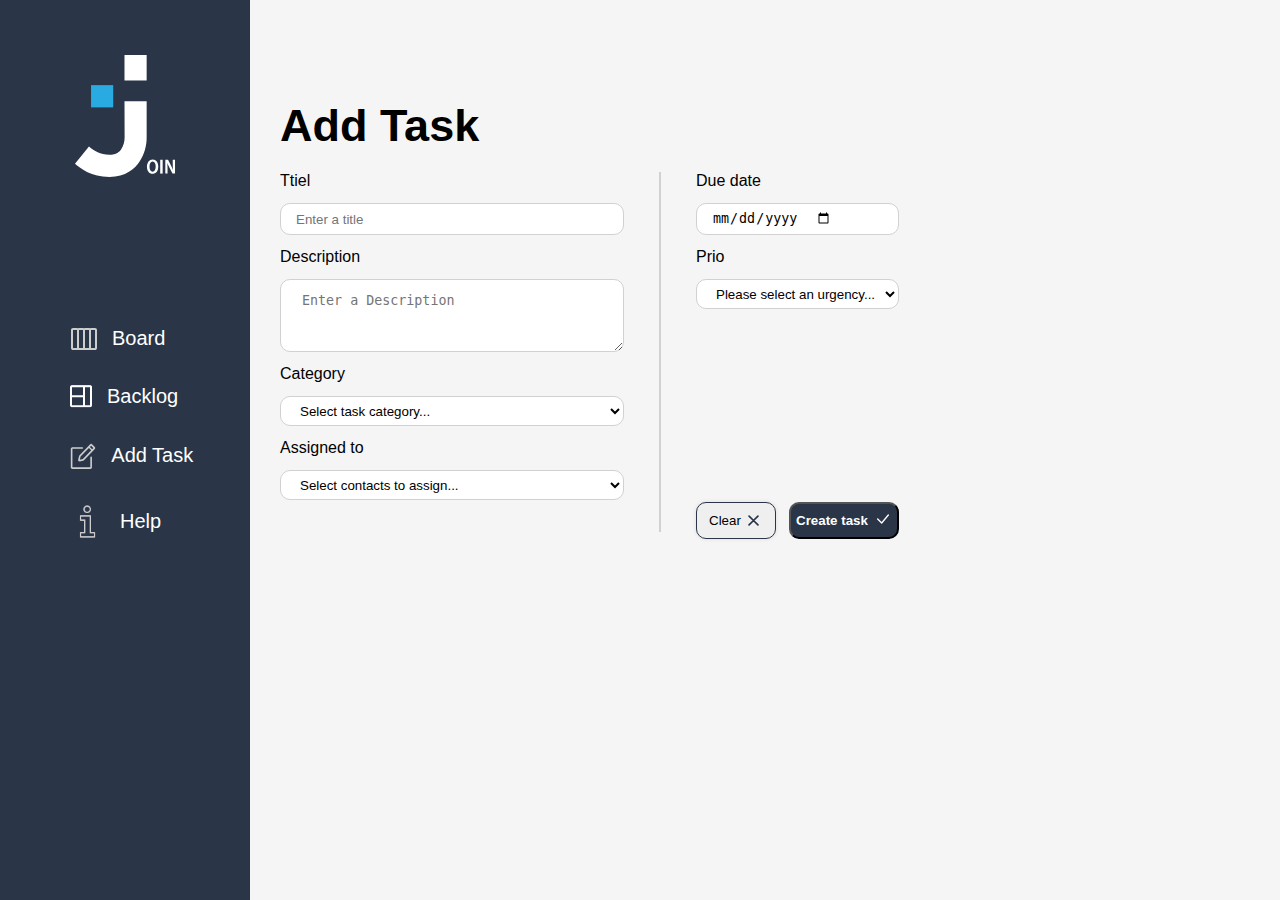
<file: html/addtask.html>
<!DOCTYPE html>
<html lang="en">
  <head>
    <meta charset="UTF-8" />
    <meta http-equiv="X-UA-Compatible" content="IE=edge" />
    <meta name="viewport" content="width=device-width, initial-scale=1.0" />
    <title>JoinKanban</title>
    <!-- ICON TO BROWSER TAB -->
    <link rel="shortcut icon" href="../img/joinlogo.png" />
    <!-- CSS -->
    <link rel="stylesheet" href="../css/addtask.css" />
    <link rel="stylesheet" href="../css/sidebarcss.css" />
    <link rel="stylesheet" href="../css/main.css" />
    <link rel="stylesheet" href="../css/new-addtask.css" />
    <!-- FONT -->
    

    <!-- JS -->
    <script src="../js/sidebar.js"></script>
    <!-- Backend -->
    <script src="../js/mini_backend.js"></script>
    <script src="../js/script.js"></script>
    <!-- extra file for clarity -->
  </head>

  <body id="id-body" onload="init()">
    <div class="alert-container"> 
      <div id="alert" class="alert">YOUR TASK HAS BEEN ADDED</div>
    </div>

    <div class="side-box" w3-include-html="sidebar.html"></div>
    <!-- 
    <img
      onclick="sidebarFullscreen()"
      id="id-sidebarFullscreen"
      class="img-sidebarBtn"
      style="pos v ition: fixed; top: 0; right: 0"
      src="../img/sidebarBtn.png"
    /> -->

    <div class="main-content">
      <div class="margin">
        <div class="title-container">
          <h1>Add Task</h1>
        </div>

        <!-- Form -->

        <form onsubmit="createTask(); return false;">
          <div class="form-container">
            <div class="left-form">
              <label class="labels" for="title">Ttiel</label>
              <input placeholder="Enter a title" type="text" id="id-title" />
              <div class="column">
                <label class="labels pb" for="description">Description</label>
                <textarea
                  class=""
                  placeholder="Enter a Description"
                  type="text"
                  id="id-description"
                ></textarea>
              </div>
              <label for="category">Category</label>
              <select id="id-category" required>
                <option hidden selected value="">
                  Select task category...
                </option>
              </select>
              <label>Assigned to</label>
            <select id="id-assignment" required>
              <option hidden selected value="">
                Select contacts to assign...
              </option>
            </select>
          </div>
          <div class="middle-line"></div>
          <div class="right-form">
            <label class="labels" for="date">Due date</label>
            <input id="id-date" type="date" />
            <label class="labels" for="Prio">Prio</label>
            <div class="input-container">
              <select id="id-urgency" required>
                <option hidden selected value="">
                  Please select an urgency...
                </option>
                <option>Low</option>
                <option>Middle</option>
                <option>High</option>
              </select>
            </div>
            <div class="button-container">
              <div class="input-container">
                <img class="icon cross-icon" src="../img/addtask/cross.svg" />
                <button id="clear-btn" class="clear">Clear</button>
              </div>
              <div class="input-container">
                <img class="icon arrow-icon" src="../img/addtask/arrow.svg" />
                <button id="create-btn" class="createtask">Create task</button>
              </div>
            </div>
          </div>
        </form>
      </div>
      <div class="shadow-box"></div>
    </div>
    <script src="../js/addtask.js"></script>
  </body>
</html>
</file>
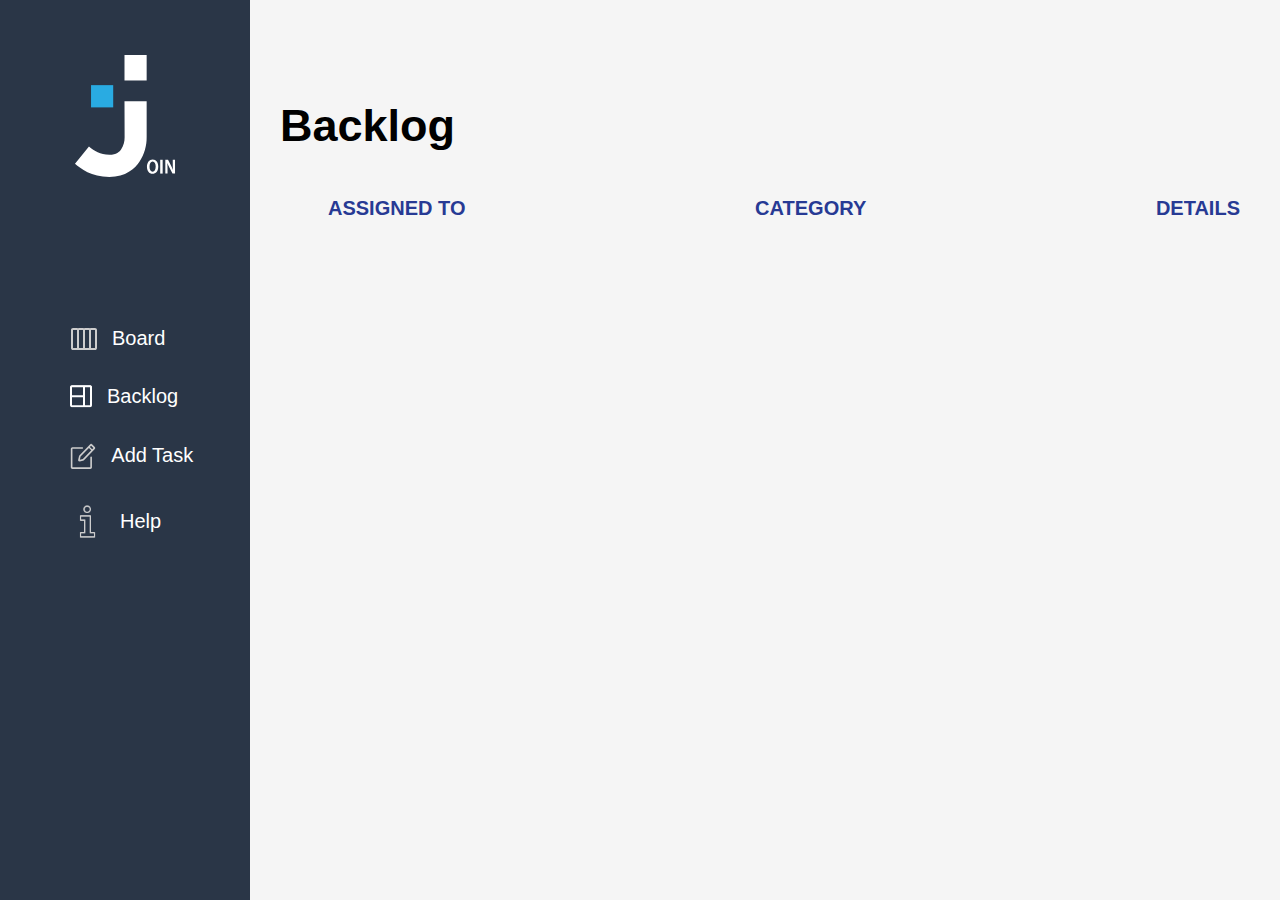
<file: html/backlog.html>
<!DOCTYPE html>
<html lang="en">
  <head>
    <meta charset="UTF-8" />
    <meta http-equiv="X-UA-Compatible" content="IE=edge" />
    <meta name="viewport" content="width=device-width, initial-scale=1.0" />
    <title>JoinKanban</title>

    <!-- ICON TO BROWSER TAB -->
    <link rel="shortcut icon" href="../img/joinlogo.png" />
    <!-- CSS -->
    <link rel="stylesheet" href="../css/sidebarcss.css" />
    <link rel="stylesheet" href="../css/backlog.css" />
    <link rel="stylesheet" href="../css/main.css" />
    <!-- FONT -->


    <!-- Backend -->
    <script src="../js/mini_backend.js"></script>
    <script src="../js/script.js"></script>
    <!-- extra file for clarity -->
    <!-- JS -->
    <script src="../js/sidebar.js"></script>
  </head>

  <body id="id-body" onload="init()">
    <div class="side-box" w3-include-html="../html/sidebar.html"></div>

    <div class="background-container" id="background-container">
      <div class="info-box" id="info-box"></div>
    </div>  
    <div class="main-content">
      
      <div class="backlog">
        <h1>Backlog</h1>
        <div class="log" id="history-logs">
          <div class="details">
            <p class="detail">ASSIGNED TO</p>
            <p class="detail">CATEGORY</p>
            <p class="detail">DETAILS</p>
          </div>
          <div class="taskRow" id="taskRow"></div>
        </div>
      </div>
    </div>
    <div class="shadow-box"></div>

  </div>

    <div id="alert" class="alert d-none">YOUR TASK HAS BEEN ADDED</div>

    <script src="../js/backlog.js"></script>
  </body>
</html>
</file>
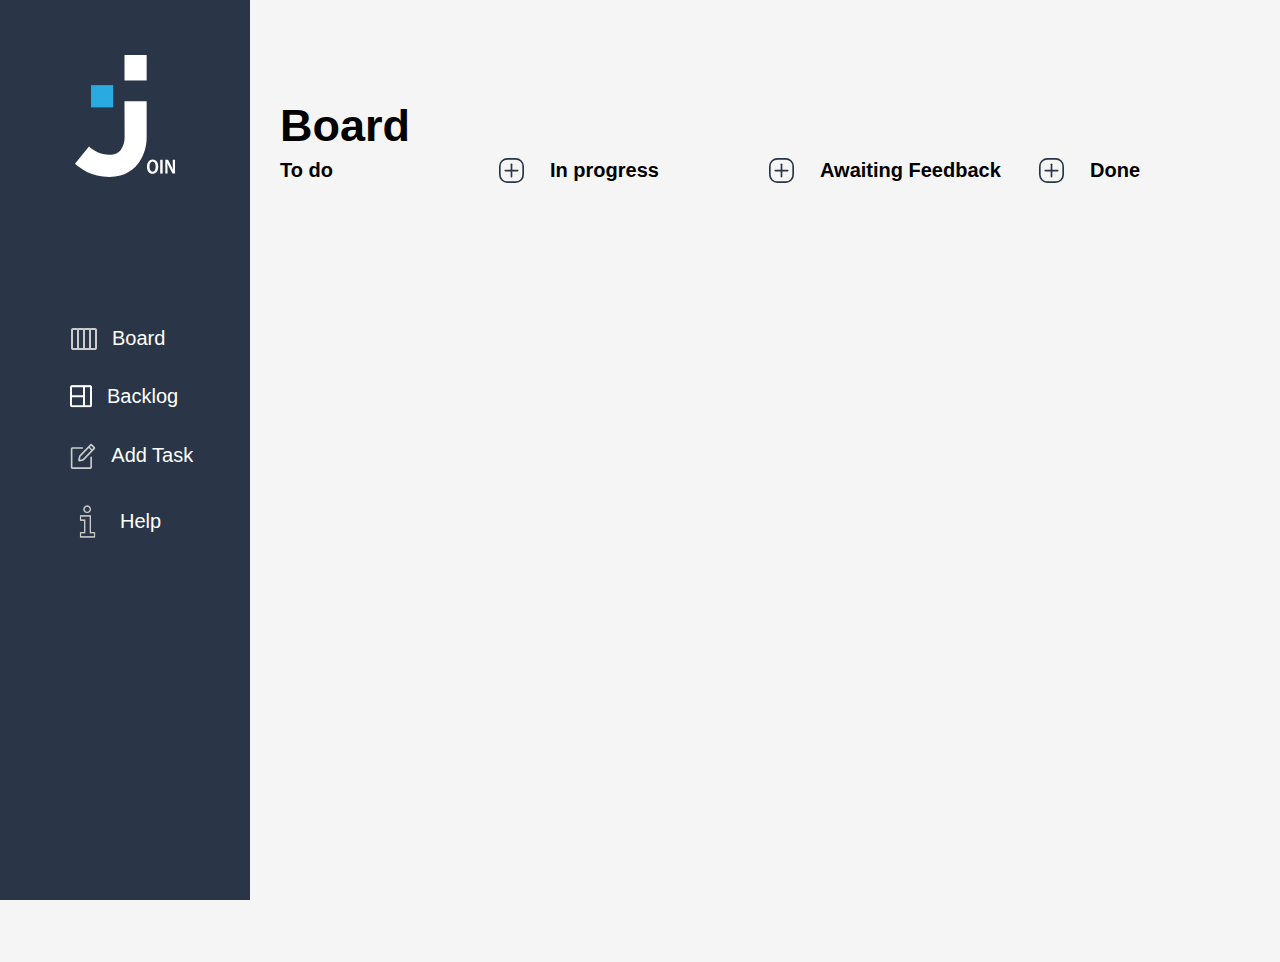
<file: html/board.html>
<!DOCTYPE html>
<html lang="en">
<head>
    <meta charset="UTF-8">
    <meta http-equiv="X-UA-Compatible" content="IE=edge">
    <meta name="viewport" content="width=device-width, initial-scale=1.0">
    <title>JoinKanban</title>
    <!-- ICON TO BROWSER TAB -->
    <link rel="shortcut icon" href="../img/joinlogo.png">
    <!-- CSS -->
    <link rel="stylesheet" href="../css/sidebarcss.css">
    <link rel="stylesheet" href="../css/board.css">
    <link rel="stylesheet" href="../css/main.css">
    <link rel="stylesheet" href="../css/new-addtask.css">
    <!-- FONT -->
    <!-- JS -->
    <script src="../js/sidebar.js"></script>
    <script src="../js/board.js"></script>
    <!-- Backend -->
    <script src="../js/mini_backend.js"></script>
    <script src="../js/script.js"></script>
</head>
<body id="id-body" onload="init()">
    <div class="side-box" w3-include-html="sidebar.html"></div>
<div class="main-content">
    <div class="title-containers">
        <h1>Board</h1>
    </div>
        <div class="flex-container">
            <div class="task-area">
                <div class="category-container">
                   <p class="category-title">To do</p>
                </p>
                <button onclick="openNewTask()"
                id="task-btn" class="add-btn"><img class="add-btn-img" src="../img/board/plus icon.svg"></button> 
                </div>
                <div class="div-ticket" id="boardColumnToDo" ondrop="moveTo('todo')" ontouchstart="allowDrop(event)"
                    ondragover="allowDrop(event)"> </div>
            </div>
            <!-- IN PROGRESS -->
            <div class="task-area">
                <div class="category-container">
                    <p class="category-title">
                        In progress
                    </p>
                </p>
                <button id="task-btn"  onclick="openNewTask()" class="add-btn"><img class="add-btn-img" src="../img/board/plus icon.svg" alt=""></button>
                </div>
                <div class="div-ticket" id="boardColumnInProgress" ondrop="moveTo('inProgress')"
                    ondragover="allowDrop(event)" ontouchstart="allowDrop(event)"></div>
            </div>
            <!-- CODE REVIEW -->
            <div class="task-area">
                <div class="category-container">
                  <p class="category-title">
                      Awaiting Feedback
                </p>
                <button  id="task-btn" onclick="openNewTask()" class="add-btn"><img class="add-btn-img" src="../img/board/plus icon.svg" alt=""></button>
            </div>
                <div class="div-ticket" id="boardColumnCodeReview" ontouchstart="allowDrop(event)"
                    ondrop="moveTo('codeReview')" ondragover="allowDrop(event)"></div>
            </div>
            <!-- DONE -->
            <div class="task-area">
                <div class="category-container">
                   <p class="category-title">
                    Done
                   </p> 
                </p>
                <button id="task-btn" onclick="openNewTask()" class="add-btn"><img class="add-btn-img" src="../img/board/plus icon.svg" alt=""></button>
                </div>
                <div class="div-ticket" id="boardColumnDone" ontouchstart="allowDrop(event)" ondrop="moveTo('done')"
                    ondragover="allowDrop(event)"></div>
            </div>
        </div>
        <div class="shadow-box"></div>

    </div>
    <div id="popup" style="display: none;">
        <div class="popup-container" id="info-box" class="div-scrollbox">
            <button class="close-btn-board" onclick="closePopup()">X</button>
        </div>
    </div>
    </div>
    </div>
</div>
   
</body>

</html>
<!-- 






<div class="button-container">
    <div class="arrow-containers">
        <img onclick="moveTaskBack(${element.id})" class="move-right-img mirror" src="../img/icons8-arrow-26.png">
            <img onclick="moveTaskToNextStage(${element.id})" class="move-right-img" src="../img/icons8-arrow-26.png">
            </div>
            <img onclick="deleteTask(${element.id})" class="close-img" src="../img/icons8-close-30 (2).png">
            </div>
            <table draggable="true" ondragstart="startDragging(${element['id']})" 
                onclick="openPopup(${element['id']})" class="task-board">
                <tr>
                    <td>Title:</td>
                    <td>${element.title}</td>
                </tr>
                <tr>
                    <td>Due to:</td>
                    <td>${element.date}</td>
                </tr>
                <tr>
                    <td>Assigned to:</td>
                    <td>${element.assignment}</td>
                </tr>
            </table> -->
</file>
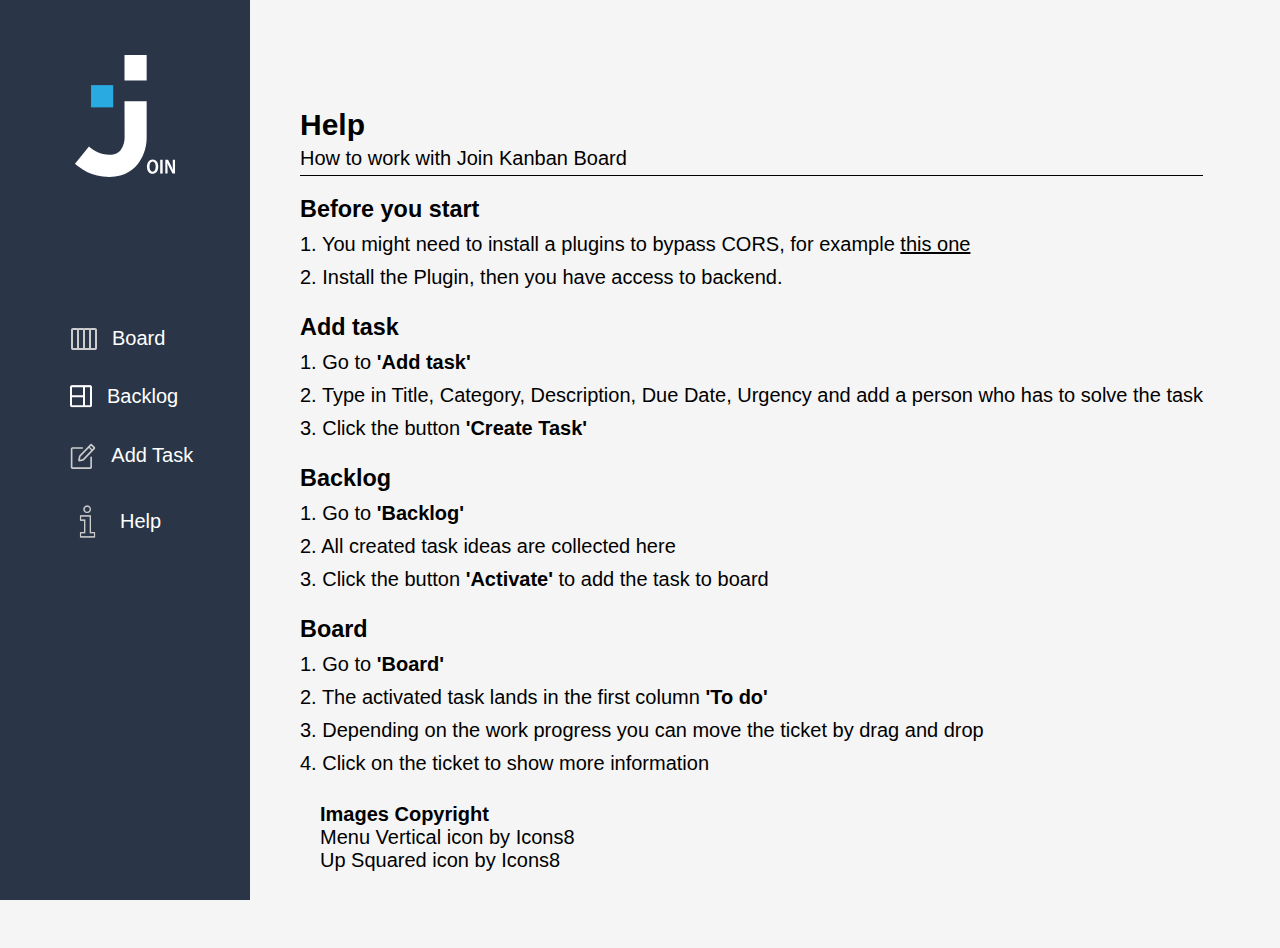
<file: html/help.html>
<!DOCTYPE html>
<html lang="en">

<head>
    <meta charset="UTF-8">
    <meta http-equiv="X-UA-Compatible" content="IE=edge">
    <meta name="viewport" content="width=device-width, initial-scale=1.0">
    <title>JoinKanban</title>
    <!-- ICON TO BROWSER TAB -->
    <link rel="shortcut icon" href="../img/joinlogo.png">
    <!-- CSS -->
    <link rel="stylesheet" href="../css/sidebarcss.css">
    <link rel="stylesheet" href="../css/help.css">
    <link rel="stylesheet" href="../css/main.css">
    <!-- JS -->
    <script src="../js/help.js"></script>
    <script src="../js/sidebar.js"></script>
    <!-- Backend -->
    <script src="../js/mini_backend.js"></script>
    <script src="../js/script.js"></script> <!-- extra file for clarity -->
</head>

<body id="id-body" onload="includeHTML(), init()">
    <div class="side-box" w3-include-html="sidebar.html"></div>
    <div class="main-content">

 
   
    <div class="div-position">
    <div class="background-container">

        <div style="display: flex; flex-direction: column; border-bottom: 1px solid black;">
            <b class="font-help">Help</b>
            <p>How to work with Join Kanban Board</p>
        </div>
        <div style="display: flex; flex-direction: column;">
            <h3>Before you start</h2>
                <p>1. You might need to install a plugins to bypass CORS, for example <a
                        style="text-decoration: underline; color: black;"
                        href="https://chrome.google.com/webstore/detail/allow-cors-access-control/lhobafahddgcelffkeicbaginigeejlf">this
                        one</a></p>
                <p>2. Install the Plugin, then you have access to backend.</p>
        </div>
        <div style="display: flex; flex-direction: column;">
            <h3>Add task</h2>
                <p>1. Go to <b>'Add task'</b></p>
                <p>2. Type in Title, Category, Description, Due Date, Urgency and add a person who has to solve the task
                </p>
                <p>3. Click the button <b>'Create Task'</b></p>
        </div>
        <div style="display: flex; flex-direction: column;">
            <h3>Backlog</h2>
                <p>1. Go to <b>'Backlog'</b></p>
                <p>2. All created task ideas are collected here</p>
                <p>3. Click the button <b>'Activate'</b> to add the task to board</p>
        </div>
        <div style="display: flex; flex-direction: column;">
            <h3>Board</h2>
                <p>1. Go to <b>'Board'</b></p>
                <p>2. The activated task lands in the first column <b>'To do'</b></p>
                <p>3. Depending on the work progress you can move the ticket by drag and drop</p>
                <p>4. Click on the ticket to show more information</p>
        </div>

        <br>
        <div style="padding: 0px 20px">
            <strong>Images Copyright</strong><br>
            <a class="black" target="_blank" href="https://icons8.com/icon/83268/menu-vertical">Menu Vertical</a> icon
            by <a class="black" target="_blank" href="https://icons8.com">Icons8</a>
            <br>
            <a class="black" target="_blank" href="https://icons8.com/icon/7u9JCGRXVSyG/up-squared">Up Squared</a> icon
            by <a class="black" target="_blank" href="https://icons8.com">Icons8</a>
        </div>
        <br>
        <br>

        <img id="id-scrollToTop" onclick="scrollToTop()" class="img-arrowToTop d-none" src="../img/arrowTop.png">

        <a class="link-imprint" href="../html/imprint.html">Imprint</a>
    </div>
    
    <div class="shadow-box"></div>
</div>
</div>
</body>

</html>
</file>
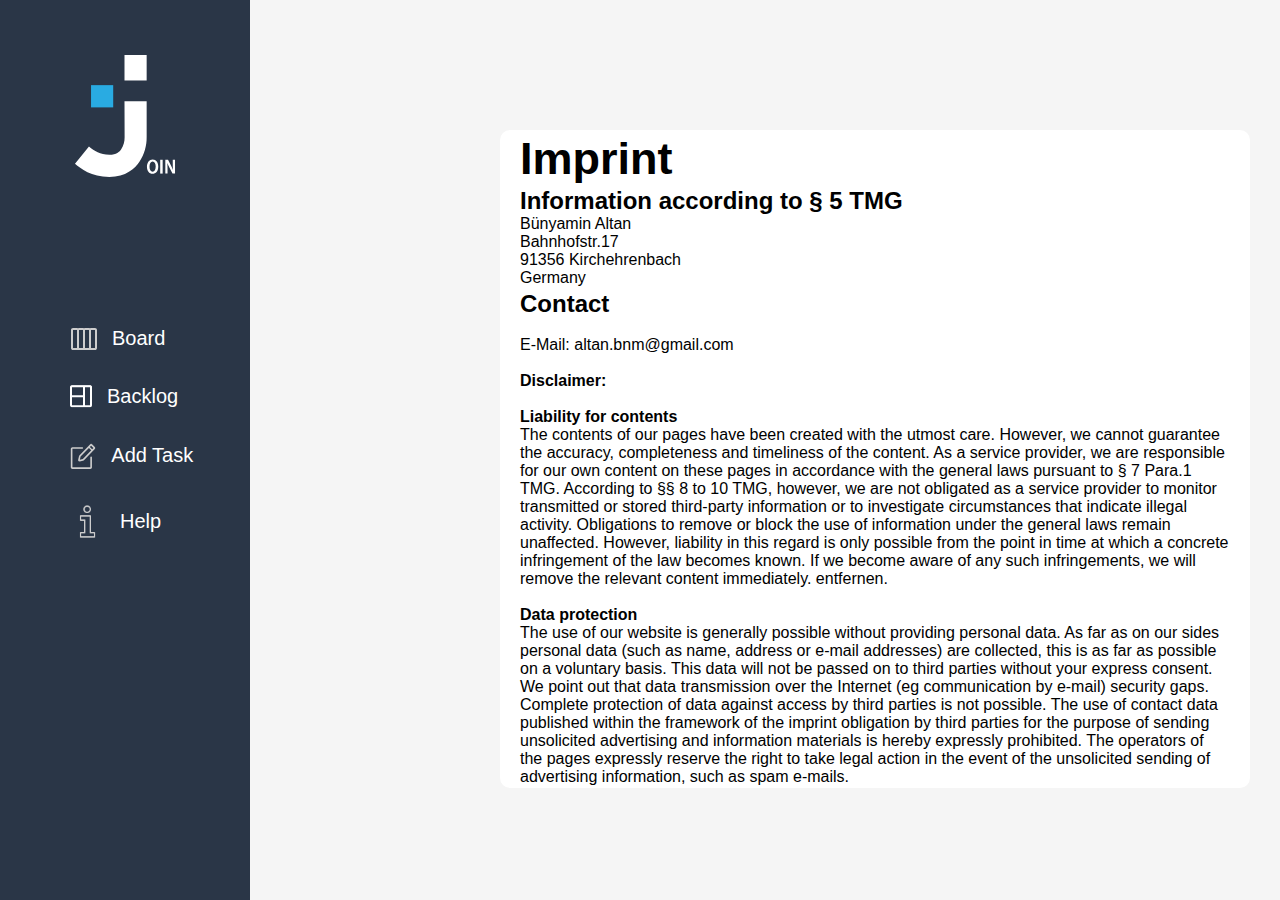
<file: html/imprint.html>
<!DOCTYPE html>
<html lang="en">
  <head>
    <meta charset="UTF-8" />
    <meta http-equiv="X-UA-Compatible" content="IE=edge" />
    <meta name="viewport" content="width=device-width, initial-scale=1.0" />
    <title>JoinKanban</title>
    <!-- ICON TO BROWSER TAB -->
    <link rel="shortcut icon" href="../img/joinlogo.png" />
    <!-- CSS -->
    <link rel="stylesheet" href="../css/sidebarcss.css" />
    <link rel="stylesheet" href="../css/imprint.css" />
    <link rel="stylesheet" href="../css/main.css" />
    <!-- JS -->
    <script src="../js/sidebar.js"></script>
    <script src="../js/imprint.js"></script>
    <!-- FONT 'PT SANS' -->
  </head>

  <body id="id-body" onload="includeHTML(), init()">
    <div class="side-box" w3-include-html="sidebar.html"></div>

    <div class="main-content">
      <div class="div-position">
        <div
          style="
            background-color: #fff;
            border-radius: 10px;
            padding: 2.5px 20px;
          "
        >
          <h1>Imprint</h1>

          <h2>Information according to § 5 TMG</h2>
          <p>
            Bünyamin Altan<br />
            Bahnhofstr.17<br />
            91356 Kirchehrenbach<br />
            Germany
          </p>

          <h2>Contact</h2>
          <p style="word-break: break-all">
            <br />
            E-Mail: altan.bnm@gmail.com
          </p>

          <br />
          <p>
            <strong>Disclaimer: </strong><br /><br /><strong
              >Liability for contents</strong
            ><br />
            The contents of our pages have been created with the utmost care.
            However, we cannot guarantee the accuracy, completeness and
            timeliness of the content. As a service provider, we are responsible
            for our own content on these pages in accordance with the general
            laws pursuant to § 7 Para.1 TMG. According to §§ 8 to 10 TMG,
            however, we are not obligated as a service provider to monitor
            transmitted or stored third-party information or to investigate
            circumstances that indicate illegal activity. Obligations to remove
            or block the use of information under the general laws remain
            unaffected. However, liability in this regard is only possible from
            the point in time at which a concrete infringement of the law
            becomes known. If we become aware of any such infringements, we will
            remove the relevant content immediately. entfernen.<br /><br /><strong
              >Data protection</strong
            ><br />

            The use of our website is generally possible without providing
            personal data. As far as on our sides personal data (such as name,
            address or e-mail addresses) are collected, this is as far as
            possible on a voluntary basis. This data will not be passed on to
            third parties without your express consent. We point out that data
            transmission over the Internet (eg communication by e-mail) security
            gaps. Complete protection of data against access by third parties is
            not possible. The use of contact data published within the framework
            of the imprint obligation by third parties for the purpose of
            sending unsolicited advertising and information materials is hereby
            expressly prohibited. The operators of the pages expressly reserve
            the right to take legal action in the event of the unsolicited
            sending of advertising information, such as spam e-mails.<br />
          </p>
        </div>
      </div>
    </div>
    <div class="shadow-box"></div>
  </body>
</html>
</file>
<file: css/addtask.css>
* {
    margin: 0;
    padding: 0px;
}

body {
    font-family: 'Open Sans', sans-serif;
    font-family: 'PT Sans', sans-serif;
}

p {
    padding: 10px 0px;
}

td {
    padding: 5px 10px 5px 0px;
}

/* input {
    outline: none;
    width: 200px !important; */
/* } */

select {
    outline: none;
    width: 211px;
}

textarea {
    outline: none;
    width: 200px;
}

.title-container {
    padding-bottom: 20px;
    display: flex;
    justify-content: space-between;


}

.bold {
    font-weight: bold;
}

.active {
    background-color: white !important;
    color: black !important;
    right: -7px !important;
}

.color {
    color: #3634C9;
}

.div-column {
    display: flex;
    flex-direction: column;
}

.stop-scrolling {
    height: 100%;
    overflow: hidden;
}

.text-createTask {
    font-weight: bold;
    background-color: #3634C9;
    color: white;
    border-radius: 10px;
    padding: 10px;
    cursor: pointer;
    border: none;
}


.text-createTask:hover {
    opacity: 0.5;
}

.text-cancel {
    font-weight: bold;
    margin-right: 10px;
    cursor: pointer;
}

.text-cancel:hover {
    opacity: 0.5;
}

.img-profilePicture {
    border-radius: 100px;
    height: 60px;
    width: 60px;
    object-fit: cover;
    margin-right: 10px;
}

.img-add {
    cursor: pointer;
    margin: 10px;
    height: 30px;
    width: 30px;
}

.img-add:hover {
    filter: invert(0.25);
}

.div-fillIns {
    border-radius: 5px;
    border: solid rgb(160, 158, 158) 1px;
    padding: 5px;
    font-family: 'PT Sans', sans-serif;
}

.div-description {
    resize: none;
    border-radius: 5px;
    border: solid rgb(160, 158, 158) 1px;
    padding: 5px;
    font-family: 'PT Sans', sans-serif;
    width: 200px;
}

.div-background {
    background-color: #EBEDFC;
    padding: 10px 20px;
    border-radius: 10px;
    margin-bottom: 35px;
    position: relative;
}

.div-flex {
    display: flex;
}

.div-padding {
    padding: 0px 0px 0px 50px;
}

form {
    display: flex;
    justify-content: space-between;
}

.div-deleteUser {
    color: #C2C2C2;
    cursor: pointer;
    background-color: rgb(0, 0, 0, 0.0);
    border-radius: 10px;
    display: flex;
    justify-content: center;
    align-items: center;
    height: 30px;
}

.div-deleteUser:hover {
    background-color: #C2C2C2;
    color: black;
}

.div-position {
    padding: 0px 30px 0px 220px;
    margin-bottom: 35px;
}

.div-tbody {
    padding: 5px;
    border-radius: 5px;
    border: solid rgb(160, 158, 158) 1px;
}

.div-createOrCancel {
    display: flex;
    align-items: center;
    position: absolute;
    gap: 10px;
    bottom: 10px;
}

.alert {


    border-radius: 10px;
    font-weight: 600;
    display: flex;
    z-index: 41;
    background: var(--darkgray);
    color: white;
    padding: 7px;
    opacity: 0;
    border-radius: 10px;
    font-weight: 600;
    ;

}

.animate-alert {
    animation: alert 0.8s;
    animation-fill-mode: forwards
}

.alert-container {
    position: absolute;
    width: 100%;
    height: fit-content;
    display: flex;
    justify-content: center;
    align-items: center;
    z-index: 40;
    top: 10px;
}


.absolute {
    position: absolute;
    left: 50%;
    top: 10%;
    width: 100px;

}

.reverse-alert {
    animation: reverse-alert 0.3s linear;
}

@keyframes alert {

    0% {
        /* transform: translateX(0%) translateY(-100%); */
        opacity: 0;
    }

    20% {
        /* transform: translateX(0%) translateY(-50%); */
        opacity: 0.2;
    }

    40% {
        /* transform: translateX(0%) translateY(-50%); */
        opacity: 0.4;
    }

    60% {
        /* transform: translateX(0%) translateY(-50%); */
        opacity: 0.6;
    }

    80% {
        /* transform: translateX(0%) translateY(-50%); */
        opacity: 0.8;
    }

    100% {
        opacity: 1;

    }

}



@keyframes reverse-alert {

    0% {
        /* transform: translateX(0%) translateY(-100%); */
        opacity: 1;

    }

    20% {
        /* transform: translateX(0%) translateY(-50%); */
        opacity: 0.8;


    }

    40% {
        /* transform: translateX(0%) translateY(-50%); */

        opacity: 0.6;

    }

    60% {
        opacity: 0.4;

        /* transform: translateX(0%) translateY(-50%); */
    }

    80% {
        opacity: 0.2;

        /* transform: translateX(0%) translateY(-50%); */
    }

    100% {
        opacity: 0;

    }

}




@media(width : 1050px) {}





.main-content {
    position: relative;
}





@media (max-width: 850px) {
    .div-flex {
        display: flex;
        flex-direction: column;
    }

    .stop-scrolling {
        overflow: visible;
    }

    .div-background {
        margin-bottom: 35px;
    }

    .div-padding {
        padding: 0px 0px 0px 0px;
    }

    .div-position {
        padding: 0px;
        margin-bottom: 35px;
    }

    form {
        flex-direction: column;
        width: 100%;
    }

    .title-container {
        justify-content: center;
        text-align: center;
    }

    .div-createOrCancel {
        right: 0;
        bottom: 0;
    }

    .alert {
        left: 0;
    }
}

/* 
@media (max-width: 425px) {
    .div-createOrCancel {
        display: flex;
        align-items: center;
        justify-content: center;
        flex-direction: column-reverse;
        right: 19px;
        margin: 0;
    }

    .text-cancel {
        margin-right: 0px;
    }

    .div-padding {
        width: 100%;
    }

}

@media (max-width: 320px) {
    .div-tbody {
        display: flex;
    }
}

@media (max-height: 525px) {
    .div-position {
        padding: 10px 30px 0px 30px;
    }

    .text-cancel {
        margin-right: 0px;
    }

} */

.dot {
    width: 15px;
    height: 15px;
    background-color: #bbb;
    border-radius: 50%;
    display: inline-block;
    border: none;
}

.dot-container {
    display: flex;
    padding-top: 10px;
    gap: 8px;

}


/* Dropdown */


/* Dropdown Button */
.dropbtn {
    background-color: #3498DB;
    color: white;
    padding: 16px;
    font-size: 16px;
    border: none;
    cursor: pointer;
}

/* Dropdown button on hover & focus */
.dropbtn:hover, .dropbtn:focus {
    background-color: #2980B9;
}

/* The container <div> - needed to position the dropdown content */
.dropdown {
    position: relative;
    display: inline-block;
}

/* Dropdown Content (Hidden by Default) */
.dropdown-content {
    display: none;
    position: absolute;
    background-color: #f1f1f1;
    min-width: 160px;
    box-shadow: 0px 8px 16px 0px rgba(0, 0, 0, 0.2);
    z-index: 1;
}

/* Links inside the dropdown */
.dropdown-content a {
    color: black;
    padding: 12px 16px;
    text-decoration: none;
    display: block;
}

/* Change color of dropdown links on hover */
.dropdown-content a:hover {
    background-color: #ddd;
}

/* Show the dropdown menu (use JS to add this class to the .dropdown-content container when the user clicks on the dropdown button) */
.show {
    display: block;
}
</file>
<file: css/sidebarcss.css>
:root {
    --darkgray: #2A3647;
}

.sidebar {
    background-color: var(--darkgray);
    height: 100vh;
    width: 250px;
    position: relative;
}

.logo-container {
    display: flex;
    justify-content: center;
    padding-top: 55px;
}

.links {
    display: flex;
    justify-content: center;
    flex-direction: column;
    align-items: center;
    font-size: 20px;
    gap: 35px;
    padding-top: 150px;
}

.link-container {
    display: flex;
    width: calc(250px - 15px);
    gap: 15px;
    padding-left: 125px;
    align-items: center;
}


a {
    text-decoration: none;
    color: #FFFFFF;
}

.link-icon {
    height: 25px;
}

table {
    width: 100%;
    display: flex;
    justify-content: center;
}

tr {
    display: flex;
    align-items: center;
    cursor: pointer;
}

th {
    padding-top: 25px;
    padding-left: 12px;
}



.legal-notice {
    position: absolute;
    bottom: 50px;
    left: 55px;
    display: flex;
    gap: 15px;
}


header {
    position: absolute;
    top: 0;
    left: 0;
    margin-left: 250px;
    box-shadow: 0px 4px 4px rgba(0, 0, 0, 0.1);
    width: calc(100% - 250px);
    height: 60px;
    z-index: 1;
}

.header {
    display: flex;
    align-items: center;
    justify-content: space-between;
    width: 100%;
    height: 100%;
}

.profil-img {
    height: 40px;
    background-position: 40px;
    border-radius: 100%;
    border-radius: 2px solid var(--darkgray);
}

.left-side {
    margin-left: 80px;
}

.right-side {
    margin-right: 30px;
    display: flex;
    justify-content: center;
    align-items: center;
    gap: 15px;
}




.btn-img {
    display: flex;
    border-radius: 100px;
    height: 41.5px;
    background-color: none;
    width: 41.5px;
}

/* DropDown */

.dropdown {
    position: relative;
    display: inline-block;
}

.dropdown-content {
    display: flex;
    justify-content: center;
    text-align: center;
    top: 51px;
    right: 28px;
    display: none;
    font-size: 15.5 px;
    position: absolute;
    color: #f9f9f9;
    height: 20px;
    background-color: var(--darkgray);
    min-width: 80px;
    box-shadow: 0px 8px 16px 0px rgba(0, 0, 0, 0.2);
    padding: 15px 18px;
    z-index: 1;
    border-top-left-radius: 16px;
    border-bottom-left-radius: 16px;
    border-bottom-right-radius: 16px;
}

/* .dropdown:hover .dropdown-content {
    display: block;
}
 */
.d-block {
    display: block;
}

.logout {
    cursor: pointer;
}

.smaller-icon {
    height: 25.5px;
}

@media (max-width: 1250px) {

    .sidebar {
        flex-direction: row;
        width: 100%;
        height: 50px;
        display: flex;
        padding: 5px;
        display: flex;
        justify-content: space-between;
    }

    .logo-container {
        display: none;
    }

    .links {
        flex-direction: row;
        padding: 0px;
        width: 100%;
    }

    .link-container {
        padding-left: 0px;
        width: fit-content;

    }

}

@media(max-width: 850px) {
    .middle-line {
        display: none;
    }
}

@media(max-width: 600px) {
    .link-container {
        font-size: 20px;
        flex-direction: column;
        gap: 4px;
    }

    .img-icon {
        height: 20px !important;
    }
}


@media(max-width: 500px) {

    .sidebar {
        height: 40px;
    }

    .link-container {
        font-size: 15px;
        flex-direction: column;
        gap: 4px;
    }


}
</file>
<file: css/main.css>
:root {
    --darkgray: #2A3647;
    --btnhover: #0c8ce9;
}


/* roboto-condensed-regular - latin */

html {
    overflow: hidden;
}

body {
    margin: 0;
    padding: 0;
    font-family: 'Roboto', sans-serif;
    font-weight: 500;
    position: relative;
    background-color: whitesmoke;
    overflow-y: hidden;
    overflow-x: hidden;
    box-sizing: border-box;
    min-height: 100vh;
    position: relative;
    overflow-x: hidden;

    scroll-behavior: smooth;
}

.d-none {
    display: none;
}

h1 {
    font-size: 45px;
    margin: 0px;
    padding: 0px;
}

.main-content {
    top: 100px;
    margin-left: 280px;
    position: absolute;
}

button {
    cursor: pointer;
    display: flex;
    flex-direction: row;
    justify-content: center;
    align-items: center;
    height: 37px;

}

input, select {
    display: flex;
    flex-direction: row;
    align-items: center;
    /* padding: 13px 21px; */
    gap: 10px;
    /* width: 100%; */
    height: 5px;
    background: #FFFFFF;
    /* Style */
    border: 1px solid #D1D1D1;
    border-radius: 10px;
    overflow: hidden;

}

input, textarea:focus, select {
    outline: none;
}



h1 {
    font-size: 45px
}

a {
    text-decoration: none;
    color: #FFFFFF;
}


textarea {
    display: flex;
    flex-direction: row;
    align-items: center;
    padding: 13px 21px;
    min-width: 150px;
    gap: 10px;
    height: 45px;
    background: #FFFFFF;
    border: 1px solid #D1D1D1;
    border-radius: 10px;
}

.pink {
    background-color: #FC71FF;
}

.orange {
    background-color: #FF7A00;
}

.green {
    background-color: #1FD7C1;
}


.blue {
    background-color: #0038FF;
}

.bluelight {
    background-color: rgb(0, 100, 150);
}

textarea:focus {
    text-decoration: none;
}

select {
    height: 30px;
    -webkit-box-sizing: border-box;
    -moz-box-sizing: border-box;
    box-sizing: border-box;
}


form {
    display: flex;
}


/* 
.alert {
    max-width: 400px;
    min-width: 150px;
    z-index: 41;
    background: var(--darkgray);
    color: white;
    padding: 7px;
    position: absolute;
    top: 0;
    left: 50%;
    border-radius: 10px;
    font-weight: 600;
    animation: alert 0.3s linear;

}

@keyframes alert {

    0% {
        transform: translateX(0%) translateY(-100%);
        opacity: 1;
    }

    50% {
        transform: translateX(0%) translateY(-50%);
        opacity: 1;
    }

    100% {
        transform: translateX(0%) translateY(0%);
    }

} */



.shadow-box {
    display: inline;
    width: 100%;
    height: 50px;
}






@media (max-width: 1250px) {

    .side-box {
        position: fixed;
        left: 0;
        bottom: 0;
        width: 100%;
        color: white;
        z-index: 1000;
    }

    .main-content {
        margin-left: 0px;
        display: flex;
        justify-content: center;
        align-items: center;
        height: calc(100vh - 60px);
        position: relative;
        top: 0;
        overflow-x: hidden;
    }
}




@media(max-width:800px) {
    html {
        overflow-y: auto;
        overflow-x: hidden;
    }

    .main-content {
        overflow-y: auto;
    }

    body {
        overflow-y: auto;
        overflow-x: hidden;
    }
}
</file>
<file: css/new-addtask.css>
root {
    --darkgray: #2A3647;
    --btnhover: #0c8ce9;
}





button {
    cursor: pointer;
    display: flex;
    flex-direction: row;
    justify-content: center;
    align-items: center;
    height: 37px;

}

input, select {
    display: flex;
    flex-direction: row;
    align-items: center;
    gap: 10px;
    /* width: 300px; */
    height: 30px;
    padding-left: 15px;
    background: #FFFFFF;
    /* Style */
    border: 1px solid #D1D1D1;
    border-radius: 10px;
}

input, textarea:focus, select {
    outline: none;
}

.icon {
    position: absolute;
    right: 17px;
    top: 9px;
    height: 15px;
}



a {
    text-decoration: none;
    color: #FFFFFF;
}

.column {
    display: flex;
    flex-direction: column;
}



.task-container {
    display: flex;
}


.input-container {
    display: flex;
    position: relative;
}

.icon {
    position: absolute;
    right: 17px;
    top: 9px;
    height: 15px;
}

textarea {
    display: flex;
    flex-direction: row;
    align-items: center;
    padding: 13px 21px;
    width: 300px;
    gap: 10px;
    height: 45px;
    background: #FFFFFF;
    border: 1px solid #D1D1D1;
    border-radius: 10px;
}



textarea:focus {
    text-decoration: none;
}

select {
    padding: 0px;
    padding-left: 15px;
    height: 30px;
    width: 100%;

}


.form-container {
    display: flex;
    gap: 35px;
}

.left-form {
    gap: 13px;
    display: flex;
    flex-direction: column;
}

.middle-line {
    height: 360px;
    width: 2px;
    background-color: #D1D1D1;
}


form {
    display: flex;
}

.right-form {
    gap: 13px;
    display: flex;
    flex-direction: column;
}

.input-container {
    gap: 13px;
    display: flex;
    flex-direction: column;
}

.icon-date {
    top: 40px;
}

.prio-container {
    display: flex;
    justify-content: space-between;
    flex-direction: c;
}

.input-small {
    position: relative;

}

.icon-urgent {
    position: absolute;
    top: 10px;
    right: 8px;
    height: 15px;
}

.btn-small {
    background-color: none;
    width: 90px;
    border-radius: 10px;
    justify-content: start;
    padding: 10px;
    background: #FFFFFF;
    /* nuevo */
    border: none;
    box-shadow: 0px 0px 4px rgba(0, 0, 0, 0.1);
    border-radius: 10px;

}

.pl-20 {
    padding-left: 20px;
}

.pb {
    padding-bottom: 13px;
}

.small {
    height: 10px;
    top: 13px;
    right: 6px;
}


.checkbox-container {
    display: flex;
    font-size: 14px;
    gap: 10px;
}


.checkbox {
    width: 10px;
    height: 10px;
}

.button-container {
    display: flex;
    margin-top: 180px;
    justify-content: end;
    gap: 13px;
}

.create-category-container {
    position: relative;
    display: flex;
}

.btn-category {
    position: absolute;
    right: 1px;
    top: 3.5px;
    width: 30px;
    height: 25px;
    border: none;
    background-color: none;
    background: none;
}

.btn-img-category {
    display: flex;
    position: absolute;
}

.clear {
    width: 80px;
    justify-content: start;
    border: 1px solid var(--darkgray);
    border-radius: 10px;
    padding-left: 12px;
    background-color: none;
    box-shadow: 0px 0px 4px rgba(0, 0, 0, 0.1);
}

.cross-icon {
    height: 11px;
    top: 12.5px;
}

.createtask {
    width: 110px;
    justify-content: start;
    border-radius: 10px;
    background-color: var(--darkgray);
    color: #FFFFFF;
    font-weight: 600;
    padding: 5px;
}

.arrow-icon {
    right: 10px;
    top: 12px;
    height: 10px;
}




.delete-button {
    background-color: none;
    border: none;
    background: none;
    width: 20px;
    height: 20px;
    position: absolute;
    right: 0px;
    top: 0px;
}

@media(max-width: 850px) {
    .form-container {
        display: flex;
        flex-direction: column;
        overflow-x: auto;
    }

    .title-container {
        justify-content: start;
    }

    .button-container {
        margin-top: 15px;
        justify-content: center;
    }

    .clear {
        display: none;
    }

    .cross-icon {
        display: none;
    }




}


@media(max-width: 600px) {

    .main-content {
        justify-content: center;

        width: 100vw;
    }

    .title-container {
        justify-content: start;
    }


    .main-content {
        overflow-y: auto;
    }

    .margin {
        margin-left: 10px;
    }

    .form-container, form {
        overflow-x: hidden;
    }

    .button-container {

        margin-top: 5px;
    }

    .right-form {
        gap: 5px;
    }
}




@media(max-height: 700px) {
    .main-content {
        overflow-y: auto;
    }

    .title-container {
        padding: 0px;
    }

    .form-container {
        gap: 10px;
    }
}




@media(max-height: 480px) {}
</file>
<file: css/backlog.css>
body {
    margin: 0;
    font-family: 'PT Sans', sans-serif;
}


.backlog {
    display: flex;
    flex-direction: column;
}

.log {
    max-width: 1000px;
}


.notask-info {
    padding: 50px;
    text-align: center;
    color: #fff;
    background-color: rgb(187, 180, 180);
    border-radius: 10px;
}

.overview {
    display: flex;
    flex-direction: column;
}

.title-backlog {
    height: 5px;
    font-size: 29px;
    margin-top: 10px;
}

.title-text {
    font-size: 14px;
    color: rgb(22 22 165);
    font-weight: 600;
    padding-left: 1px;
}

.history {
    background-color: rgba(244, 243, 251, 255);
    height: 100px;
    display: flex;
    border-radius: 13px;
    border-left: 4px solid rgb(36, 36, 158);
    margin-bottom: 15px;
    overflow: hidden;
    justify-content: space-between;
    position: relative;
}


.details {
    display: flex;
    justify-content: space-between;
    padding-top: 25px;
    margin-right: 40px;
}

.detail {
    font-size: 20px;
    font-weight: 600;
    margin-left: 5%;
    color: #273a94;
}

.members-list {
    display: flex;
    align-items: center;
    margin-left: 15px;
}

.edit-container {
    display: flex;
    justify-content: center;
    align-items: center;
    margin-top: 10px;
    height: 100%;
    width: 30%;

}

.edit-user {
    width: 40px;
    position: absolute;
    right: 5%;
    top: 30px;
}

.edit-user:hover {
    cursor: pointer;
    transform: scale(1.01);

}

.responsiv-details {
    display: none;
}

.responsiv-category {
    display: none;
}

.member-pic {
    width: 50px;
    border-radius: 50px;
    height: 50px;
    margin-left: 5px;
}

.email {
    color: #6b8cfc;
}

.user-data {
    display: flex;
    flex-direction: column;
    margin-top: 24px;
    margin-left: 24px;
}

.category {
    display: flex;
    align-items: center;
}


.details-history {
    display: flex;
    align-items: center;
}

.text-createTask {
    font-weight: bold;
    background-color: var(--darkgray);
    color: white;
    font-size: 19px;
    padding: 10px;
    cursor: pointer;
    border: none;
    height: 100%;
    width: 29px;


}

.active {
    background-color: white !important;
    color: black !important;
    right: -7px !important;
}








.alert {
    max-width: 400px;
    min-width: 150px;
    z-index: 41;
    background: var(--darkgray);
    color: white;
    padding: 7px;
    position: absolute;
    top: 0;
    left: 50%;
    border-radius: 10px;
    font-weight: 600;
    animation: alert 0.3s linear;

}






@keyframes alert {

    0% {
        transform: translateX(0%) translateY(-100%);
        opacity: 1;
    }

    50% {
        transform: translateX(0%) translateY(-50%);
        opacity: 1;
    }

    100% {
        transform: translateX(0%) translateY(0%);
    }

}


@media (max-width: 1250px) {

    .members-list {
        overflow-x: auto;
    }


    .backlog {
        width: 100%;
        margin-left: 8%;
    }


}


@media (max-width: 1100px) {

    .backlog {
        margin-left: 2%;
    }

    .members-list {
        overflow-x: auto;
    }

    .task-row {
        margin-top: 30rem;
    }
}

@media (max-height: 800px) {}



@media (max-width: 800px) {
    .history {
        width: 100%;

    }

    .backlog {
        display: flex;
        margin-left: 0%;
        justify-content: center;
        align-items: center;
        margin-right: 0px;
    }

    .history {
        position: relative;
    }

    .details {
        width: 100%;
    }

    .overview {
        width: 100%;
    }

    .break {
        word-break: break-all;
    }
}

@media (max-width: 750px) {
    .taskRow {
        display: flex;
        align-items: center;
        flex-direction: column;
    }

    .main-content {
        display: block !important;
    }

    .details {
        display: none;
    }

    .details-history {
        padding-left: 15px;
        position: absolute;
        top: 9rem;
        display: flex;
        flex-direction: column;
        align-items: baseline;
    }

    .history {
        height: 400px;
        flex-direction: column;
        width: 300px;
        border-top: 4px solid rgb(36, 36, 158);
        border-left: none;
        position: relative;
        margin-top: 8px;

    }

    .alert {
        left: 0px;
    }

    .responsiv-category {
        display: inline;
    }

    .responsiv-details {
        display: flex;
        padding-bottom: 5px;

    }


    .category {
        padding-left: 15px;
        position: absolute;
        top: 5.5rem;
    }

    .members-list {

        padding-bottom: 10px;
        box-shadow: 0px -1px 6px #3634c9;
        overflow-x: auto;
        max-width: 300px;
        padding-left: 5px;
        padding-top: 5px;
        margin-left: 0px;
    }

    .text-createTask {
        height: 10%;
        width: 100%;
    }

    .category1 {
        padding-left: 4px;
    }

    .edit-user {
        width: 39px;
        right: 1%;
        top: 7px;
    }
}

.background-container {
    position: absolute;
    background: gray;
    width: 100%;
    height: 100vh;
    top: 0;
    left: 0;
    bottom: 0;
    z-index: 10;
    display: none;
}

.info-header {
    width: 100%;
    text-align: center;
    align-items: center;
}

.info-box {
    position: absolute;
    min-width: 300px;
    max-width: 50%;
    padding: 30px;
    gap: 10px;
    background-color: #ffff;
    top: 50%;
    left: 50%;
    transform: translate(-50%, -50%);
    z-index: 10;
    display: none;
    border-radius: 30px;
    flex-direction: column;
}

.info-area {
    outline: none;
    width: 90%;
    resize: none;
    padding: 5px;
}

select {
    outline: none;
    text-align: center;
    height: 25px;
    font-size: 16px;
}

.info-container {
    width: 100%;
    height: 100%;
    flex-direction: column;
    display: flex;
    justify-content: center;
    align-items: center;
    padding: 10px;

}

.select-options {
    text-align: center;
    height: 27px;
    width: 30%;
    border: 1px solid white;
}

.info-text {
    font-size: 20px;
    color: black;
    font-weight: bold;
    margin-top: 10px;
    text-align: center;
}

.info-input {
    outline: none;
}

label {
    color: black;
    font-size: 20px;
}

.close-button {
    border: 2px solid white;
    height: 33px;
    font-weight: bold;
    border-radius: 17px;
    width: 34px;
    background: #273a94;
    color: white;
    position: absolute;
    top: 10px;
    right: 15px;
}

.close-button:hover {
    background: white;
    color: #273a94;
    transform: scale(1.02);
    cursor: pointer;
}

.info-button__container {
    width: 20%;
    display: flex;
    justify-content: center;
    align-items: center;
}

.save-button {
    border: 1px solid white;
    border-radius: 1px;
    width: 100%;
}

.save-button:hover {
    cursor: pointer;
    transform: scale(1.01);
}


.buttons {
    display: flex;
    justify-content: end;
}

.edit-btn {
    cursor: pointer;
    display: flex;
    flex-direction: row;
    justify-content: center;
    align-items: center;
    height: 37px;
    width: 80px;
    border-radius: 13px;
    border: none;
    background: var(--darkgray);
    color: #ffff;
    gap: 12px;
}

.edit-btn:hover {
    background-color: var(--btnhover);
}


.close-btn {
    position: relative;
    width: 10px;
}

.close-btn-container {
    display: flex;
    justify-content: end;
}

.btn-close {
    border: none;
    background-color: white;
}

.btn-close:hover {
    transform: scale(1.2);
}

.main-content {
    margin-left: 0px;
    width: 100vw;
}


@media(max-height: 800px) {
    .info-box {
        gap: 3px;
    }
}
</file>
<file: css/board.css>
body {
    margin: 0;
    /* font-family: 'Open Sans', sans-serif;
    font-family: 'PT Sans', sans-serif; */
    display: flex;
    overflow-y: hidden;
}

.sidebar-block {
    height: 100vh;
    background-color: black;
    width: 200px;
}

.category-container {
    display: flex;
    justify-content: space-between;
    align-items: center;
}

.category-title {
    font-size: 20px;
    font-weight: bold;

}

.add-btn-img {
    height: 25px;
}

.add-btn-img:hover {
    opacity: 0.8;
}


.add-btn {
    background: none;
    border: none;
}

table {
    border-spacing: 15px 0px;
    padding: 0px;
    position: relative;
}

td {
    padding: 5px;
}

.stop-scrolling {
    height: 100%;
    overflow: hidden;
}

.bg-board {
    display: flex;
    height: 100%;
    overflow-x: auto;
    flex-wrap: wrap;
}

.task-area {
    min-height: 90vh;
    /* background-color: rgba(0, 0, 0, 0.1); */
    display: flex;
    flex-direction: column;
    min-width: 250px;
}

.task-container {
    display: flex;
    flex-direction: column;
    position: relative;
    gap: 5px;
    width: calc(100% - 38px);
    padding: 30px 15px;
    /* white */
    background: #FFFFFF;
    border-radius: 30px;
    /* Inside auto layout */
    flex: none;
    order: 0;
    flex-grow: 0;
}

.footer-task {
    display: flex;
    justify-content: space-between;
    width: 100;
}

.category-background {
    width: fit-content;
    border-radius: 8px;
    padding: 5px;
    background-color: #FF7A00;
}

.category {
    color: #fff;
}

.title {
    font-weight: bold;
    font-size: 19px;
}

.description {
    color: gray;
}

.div-ticket {
    flex: 1;
    width: 100%;
    display: flex;
    flex-direction: column;
    align-items: center;
}


.marketing {
    background-color: #FF7A00;

}

.info-header {
    display: flex;
    flex-direction: column;
    gap: 10px;
}

p {
    margin: 0;
}

@media (max-width: 1250px) {

    .side-box {
        position: fixed;
        left: 0;
        bottom: 0;
        width: 100%;
        color: white;
        z-index: 1000;
    }

    .task-area {
        width: fit-content;
        min-height: 400px;
        height: fit-content;
        width: 80px;
    }

    .main-content {
        display: flex;
        flex-direction: column;
        justify-content: flex-start;
        align-items: center;
        align-items: flex-start !important;
        height: calc(100vh);
        position: relative;
        top: 0;
        margin-left: 100px !important;
        margin-top: 100px;
        overflow-x: hidden;
        width: 100vw;
    }

    .flex-container {
        flex-wrap: wrap;
    }


}

@media(max-width: 850px) {
    html {
        overflow-y: scroll;
    }

    .main-content {
        margin-left: 0 !important;
        margin-right: 0 !important;
        align-items: center;
        margin-top: 0;
        height: 100% !important;
        overflow-y: auto;
        flex-direction: column;
    }

    .flex-container {
        flex-direction: column;
        flex-wrap: unset;
        overflow: unset;
        width: 100%;
        align-items: center;
        margin-top: 0;
        margin-bottom: 10px;
    }

    .title-containers {
        width: 100%;
        display: flex;
        justify-content: center !important;
    }

    .task-area {
        min-height: 200px;
        margin: 0px !important;
        gap: 10px;
    }


}

.close-btn {
    background: none;
    border: none;
    position: absolute;
    right: 19px;
    top: 6px;
}

.close-btn:hover {
    transform: translate(1.1);
}


.delete-button {
    position: absolute;
    right: 27px;
    background-image: url(../img/addtask/cross.svg);
    background-repeat: no-repeat;
    display: flex;
    justify-content: center;
    background-position: 50%;
    height: 20px;
    width: 10px;
    border: none;
    background-color: #FFFFFF;
    top: 10px;
    z-index: 1;
}

.task-fullscreen {
    display: flex;
    animation: zoomUp 1s forwards;
}

@keyframes zoomUp {
    0% {
        transition: scale(0);
    }

    100% {
        transform: scale(1);
    }
}

.d-none {
    display: none;
}

.task-board:hover {
    cursor: pointer;
}

@keyframes popUp {
    from {
        transform: scale(1);
    }

    to {
        transform: scale(1.1);
    }


}

.active {
    background-color: white !important;
    color: black !important;
    right: -7px !important;
}

.board-discription {
    display: flex;
    align-items: center;
    justify-content: center;
    min-height: 50px;
    width: 100%;
    background: rgb(36, 36, 158);
    color: white;
    font-size: larger;
    font-weight: bolder;
    margin-bottom: 1px;
}

/* Here starts the styling for the task*/
.font-style {
    font-size: 14px;


}

.task-name {
    position: absolute;
    top: -11px;
    left: 6px;
}

.task-title {
    position: absolute;
    top: 10px;
    left: 6px;
}

.task-date {
    position: absolute;
    top: -11px;
    right: 3px;
}


.task-text {
    position: absolute;
    bottom: 42px;
    left: 7px;
}

.task-urgency {
    position: absolute;
    top: -11px;
    left: 103px;

}

.div-ticket {
    flex: 1;
    gap: 10px;
    width: 100%;
    display: flex;
    flex-direction: column;
    align-items: center;
}



/* Here ends the styling*/

/* Styling task in fullscreen */

#taskBoardFullscreen {
    position: absolute;
    left: 0;
    right: 0;
    top: 0;
    bottom: 0;
    background-color: rgba(0, 0, 0, 0.9);
    align-items: center;
    justify-content: center;
    flex-direction: column;
    display: none;
}

#taskBoardFullscreen {
    position: absolute;
    left: 0;
    right: 0;
    top: 0;
    bottom: 0;
    background-color: rgba(0, 0, 0, 0.9);
    align-items: center;
    justify-content: center;
    flex-direction: column;
    display: none;
}

#popup {
    display: none;
    position: absolute;
    left: 0;
    right: 0;
    top: 0;
    bottom: 0;
    display: flex;
    align-items: center;
    justify-content: center;
    flex-direction: column;
    z-index: 1;
    background-color: rgb(1, 1, 1, 0.8);
}

.popup-container {
    display: flex;
    position: relative;
    flex-direction: column;
    padding: 10px;
    border-radius: 8px;
    background-color: #fff;
    width: 500px;
    position: absolute;
    /* border: 4px solid rgb(36, 36, 158); */
}


.info-row {
    display: flex;
    justify-content: space-around;
}

#taskFullscreen-title {
    color: #24249E;
    font-size: larger;
    font-weight: bold;
    text-align: center;
}

.info-container {
    text-align: center;
    gap: 10px;
}

.info-paragraph {
    font-size: 18px;
}


.close-btn-board {
    height: 23px;
    border-radius: 17px;
    width: 22px;
    position: absolute;
    top: 3px;
    right: 2px;
    cursor: pointer;
    text-align: center;
    color: #273a94 !important;
    border: 3px solid #273a94 !important;
    display: flex;
    justify-content: center;
    align-items: center;
    height: 45px;
    width: 45px;
    border-radius: 100%;
    border: 3px;
    background: none;
    color: #273a94;
    font-weight: bold;
}

.close-btn-board:hover {
    background: #273a94;
    color: #fff !important;
}



.task-board {
    position: relative;
    background-color: white;
    width: 100%;

}

.button-container {
    margin-left: 5px;
    margin-right: 5px;
    display: flex;
    justify-content: space-between;
    align-items: center;
    padding-top: 2px;
    padding-bottom: 2px;
}

/* .delete-button {
    border: 2px solid white;
    height: 20px;
    border-radius: 17px;
    width: 20px;
    background: none;
    color: white;
}
.move-button{
    z-index: 1;
    background: none;
    border: none;
    cursor: pointer;
    border: 1px solid #fff;
    border-radius: 100%;
    } */


.arrow-containers {
    display: flex;
    align-items: center;
    justify-content: space-between;

}

.move-right-img {
    height: 20px;
    width: 20px;
    border: 2px solid #fff;
    border-radius: 100%;
    padding: 1px;
    cursor: pointer;
    margin-left: 5px;

}

.mirror {
    transform: scaleX(-1);
}

.close-img {
    height: 20px;
    width: 20px;
    border: 2px solid #fff;
    border-radius: 100%;
    cursor: pointer;

}


.flex-container {
    /* height: 100%; */
    display: flex;
    gap: 20px;
    box-sizing: border-box;
}

/* .div-ticketsResponsive {
    
} */

@media (max-width: 1100px) {


    .move-right-img {
        height: 15px;
        width: 15px;
    }

    .close-img {
        height: 15px;
        width: 15px;
    }

}

@media (max-width: 800px) {
    .bg-board {
        margin: 0;

    }

    .task-area {
        margin: 15px 3px 0px 0px;
    }

    /* .flex-container {
        display: flex;
        margin-top: 36px;
    } */

    #taskFullscreen {
        width: 80%;
    }

}

@media (max-height: 525px) {




    .div-ticket {
        height: 90%;
        overflow-y: auto;
    }

    /*   .div-ticketsResponsive {
        height: 90%;
        overflow-y: auto;
    } */
}

@media (max-height: 425px) {
    .div-scrollbox {
        overflow-y: auto;
        height: 250px;
    }

}


.info-header {
    width: 100%;
    text-align: center;
    align-items: center;
}

.info-box {
    position: absolute;
    width: 100%;
    max-width: 50%;
    height: 60%;
    background-color: #273a94;
    border: 3px solid white;
    top: 50%;
    left: 50%;
    transform: translate(-50%, -50%);
    z-index: 10;
    display: none;
    border-radius: 30px;

}

.info-area {
    outline: none;
    width: 90%;
    resize: none;
    padding: 5px;
}

select {
    outline: none;
    min-width: 150px;
    max-width: 300px;
    text-align: center;
    height: 25px;
    font-size: 16px;
}

.info-container {
    width: 100%;
    height: 100%;
    flex-direction: column;
    display: flex;
    justify-content: center;
    align-items: center;
    /* padding: 10px; */

}

.select-options {
    text-align: center;
    height: 27px;
    width: 30%;
    border: 1px solid white;
}

.info-text {
    font-size: 20px;
    font-weight: bold;
    margin-top: 10px;
    text-align: center;
}

.info-input {
    outline: none;
}

.form-container {
    background: #fff;
    padding: 12px 32px;
    border-radius: 14px;
    position: relative;
}

.close-button {
    height: 33px;
    font-weight: bold;
    border-radius: 17px;
    width: 34px;
    color: #fff;
    background-color: var(--darkgray);
    position: absolute;
    top: 10px;
    right: 15px;
    border: none;
}

.close-button:hover {
    transform: scale(1.2);
    cursor: pointer;
}

.info-button__container {
    width: 100%;
    display: flex;
    justify-content: center;
    align-items: center;
    gap: 30px;
    margin-top: 10px;
}

.save-button {
    border: 1px solid white;
    border-radius: 1px;
    width: 100px;
    background: var(--darkgray);
    color: #fff;
    border-radius: 15px;
}

.save-button:hover {
    cursor: pointer;
    background-color: var(--btnhover);

    transform: scale(1.05);
}

.delete-btn {
    width: 100px;
    border-radius: 15px;
    border: none;
    background-color: #FF0000;
    color: #fff;
    font-weight: bold;
}

.delete-btn:hover {
    cursor: pointer;
    transform: scale(1.05);
}
</file>
<file: css/help.css>
* {
    margin: 0;
    padding: 0px;
}

/* body {
    font-family: 'Open Sans', sans-serif;
    font-family: 'PT Sans', sans-serif;
} */

.background-container {
    border-radius: 10px;
    padding: 7.5px 20px;
    max-width: 1000px;
    font-size: 20px;
}

p {
    padding: 5px 0px;
}

h3 {
    padding: 20px 0px 5px 0px;
}

.active {
    background-color: white !important;
    color: black !important;
    right: -7px !important;
}

.active {
    background-color: white !important;
    color: black !important;
    right: -7px !important;
}



.bg-board-help {
    display: flex;
    height: 100vh;
    margin-left: 150px;
    color: rgb(66, 64, 64);
    flex-direction: column;
    align-items: center;
}

.headline {
    height: 50px;
    width: 900px;
    font-size: 24px;
    margin-top: 20px;
    text-align: center;
}

.explain-picture {
    width: 100px;
    height: 100px;
    object-fit: cover;
    border-radius: 100%;
    margin-right: 32px;
    margin-left: 32px;
    background-color: white;
}

.explain-section {
    padding: 16px;
    display: flex;
    justify-content: center;
    margin-top: 100px;
    text-align: center;
}

.explain-container-element {
    margin-left: 16px;
    margin-right: 16px;
    display: flex;
    flex-direction: column;
    align-items: center;
}

.help-description-img {
    object-fit: contain;
    height: 400px;
    width: 400px;
}

.imprint {
    padding-left: 50px;
    padding-bottom: 50px;
}

.img-arrowToTop {
    position: fixed;
    right: 5px;
    bottom: 20px;
    height: 60px;
    width: 60px;
    cursor: pointer;
}

.stop-scrolling {
    height: 100%;
    overflow: hidden;
}

.img-arrowToTop:hover {
    opacity: 0.75;
}

.font-help {
    font-size: 30px;
}

@media (max-width: 600px) {

    .main-content {
        display: block !important;
    }

    .background-container {
        font-size: 16px;
    }
}

@media (max-height: 525px) {


    .font-help {
        margin-top: 20px;
    }
}

.black {
    color: black;
}


.link {
    text-decoration: none;
    z-index: 1;
    cursor: pointer;
}


.link-imprint {
    color: black;
}
</file>
<file: css/imprint.css>
* {
    margin: 0;
    padding: 0px;
}


body {
    font-family: 'Open Sans', sans-serif;
}

h2 {
    margin-bottom: 0px;
    margin-top: 2.5px;
}

.div-position {
    padding: 30px 30px 30px 220px;
    max-width: 1000px;
}

.active {
    background-color: white !important;
    color: black !important;
    right: -7px !important;
}

@media (max-width: 800px) {
    .div-position {
        padding: 30px 30px 30px 30px;
    }

    .main-content {
        display: block !important;
    }
}
</file>
